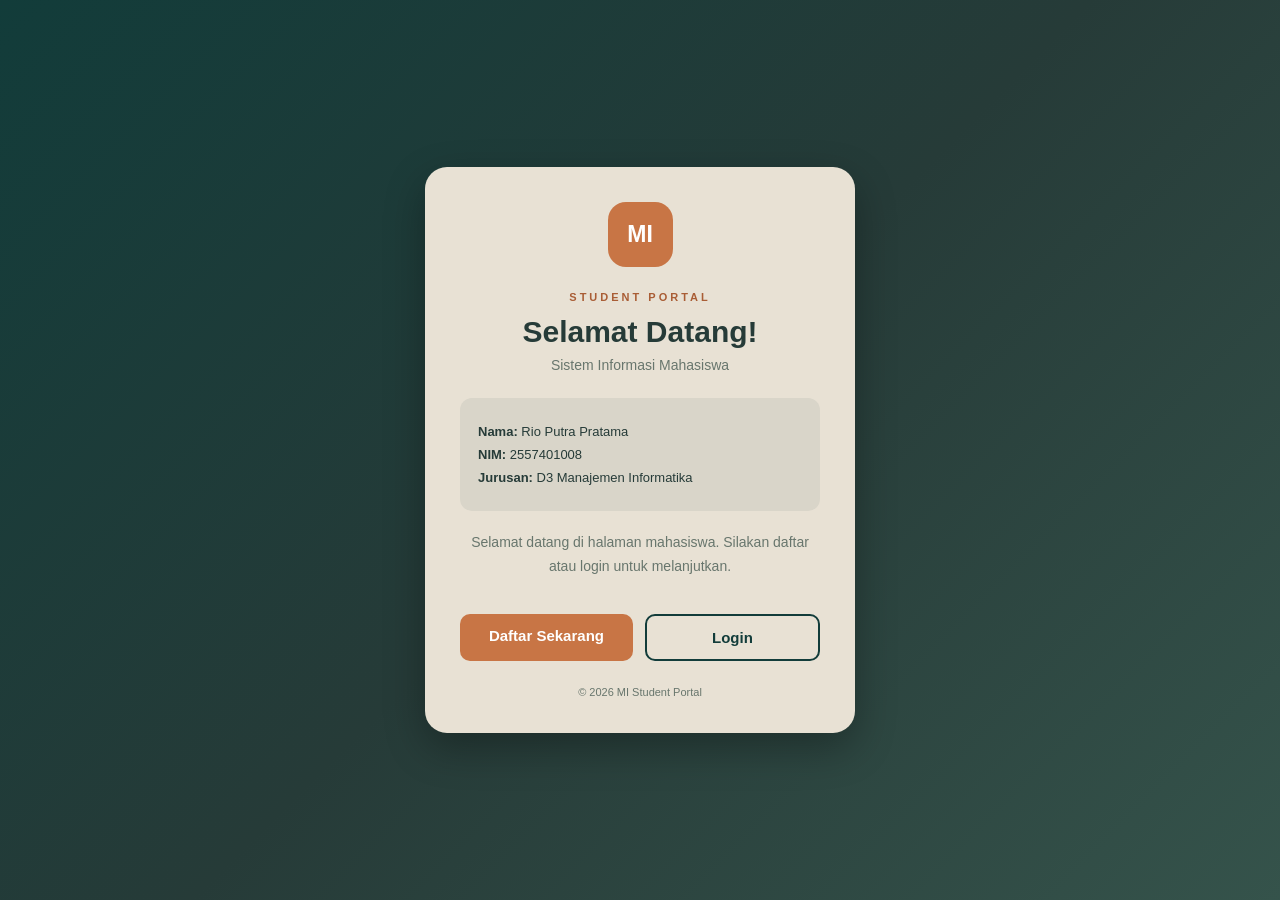
<file: index.html>
<!DOCTYPE html>
<html lang="id">
<head>
    <meta charset="UTF-8">
    <meta name="viewport" content="width=device-width, initial-scale=1.0">
    <title>Selamat Datang | MI Student</title>
    <link rel="stylesheet" href="style.css">
</head>
<body>

    <div class="welcome-container">
        <div class="welcome-card">

            <div class="logo">MI</div>

            <span class="tagline">STUDENT PORTAL</span>

            <h1>Selamat Datang!</h1>

            <p class="subtitle">
                Sistem Informasi Mahasiswa
            </p>

            <div class="student-info">
                <p><strong>Nama:</strong> Rio Putra Pratama</p>
                <p><strong>NIM:</strong> 2557401008</p>
                <p><strong>Jurusan:</strong> D3 Manajemen Informatika</p>
            </div>

            <p class="description">
                Selamat datang di halaman mahasiswa.
                Silakan daftar atau login untuk melanjutkan.
            </p>

            <div class="button-group">
                <a href="daftar.html" class="btn btn-primary">
                    Daftar Sekarang
                </a>

                <a href="login.html" class="btn btn-outline">
                    Login
                </a>
            </div>

            <footer>
                © 2026 MI Student Portal
            </footer>

        </div>
    </div>

</body>
</html>
</file>
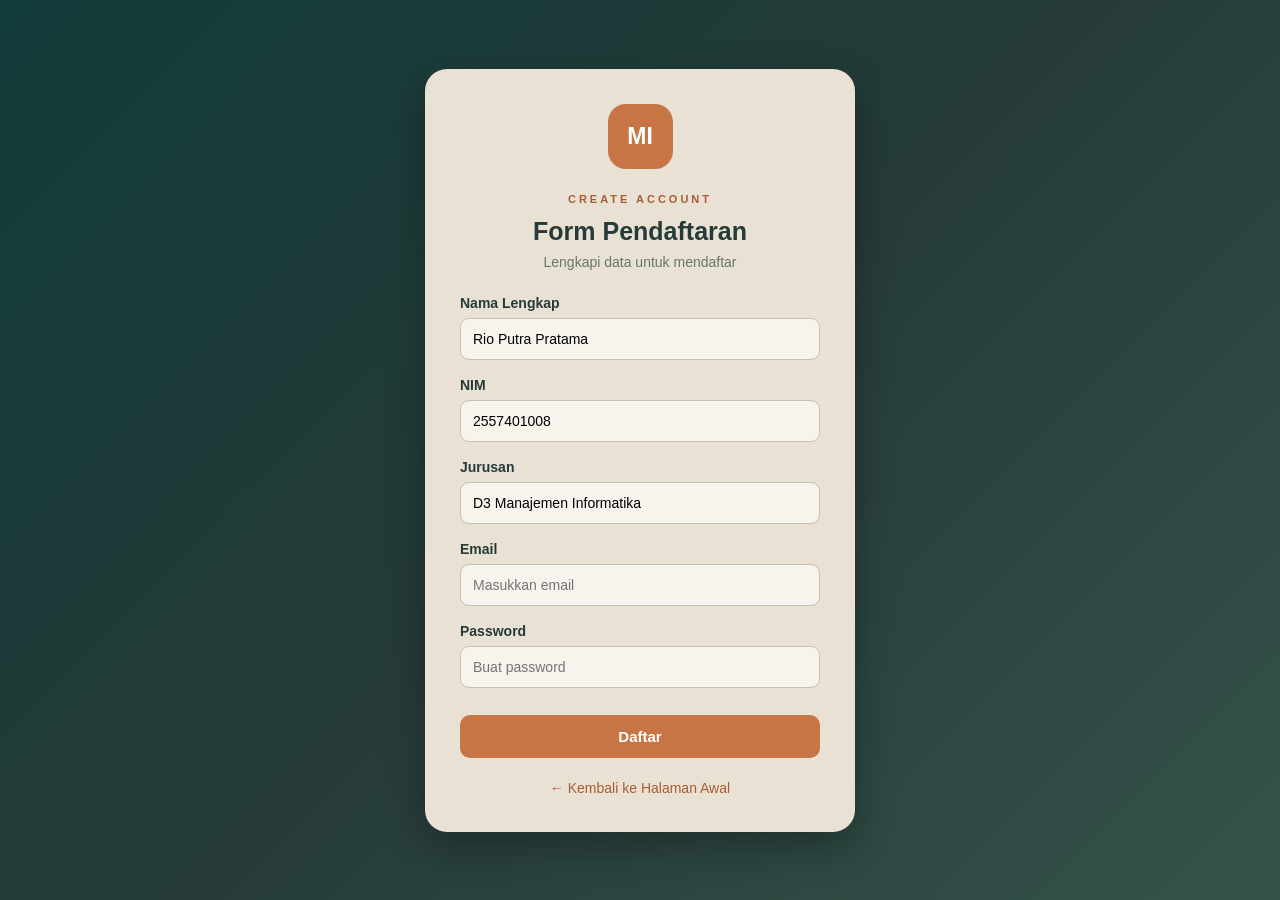
<file: daftar.html>
<!DOCTYPE html>
<html lang="id">
<head>
    <meta charset="UTF-8">
    <meta name="viewport" content="width=device-width, initial-scale=1.0">
    <title>Daftar | MI Student</title>
    <link rel="stylesheet" href="style.css">
</head>
<body>

    <div class="form-container">
        <div class="form-card">

            <div class="logo">MI</div>

            <span class="tagline">CREATE ACCOUNT</span>

            <h2>Form Pendaftaran</h2>

            <p class="subtitle">
                Lengkapi data untuk mendaftar
            </p>

            <form action="login.html">

                <label>Nama Lengkap</label>
                <input type="text"
                       value="Rio Putra Pratama"
                       required>

                <label>NIM</label>
                <input type="text"
                       value="2557401008"
                       required>

                <label>Jurusan</label>
                <input type="text"
                       value="D3 Manajemen Informatika"
                       required>

                <label>Email</label>
                <input type="email"
                       placeholder="Masukkan email"
                       required>

                <label>Password</label>
                <input type="password"
                       placeholder="Buat password"
                       required>

                <button type="submit" class="btn btn-primary">
                    Daftar
                </button>

            </form>

            <a href="index.html" class="back-link">
                ← Kembali ke Halaman Awal
            </a>

        </div>
    </div>

</body>
</html>
</file>
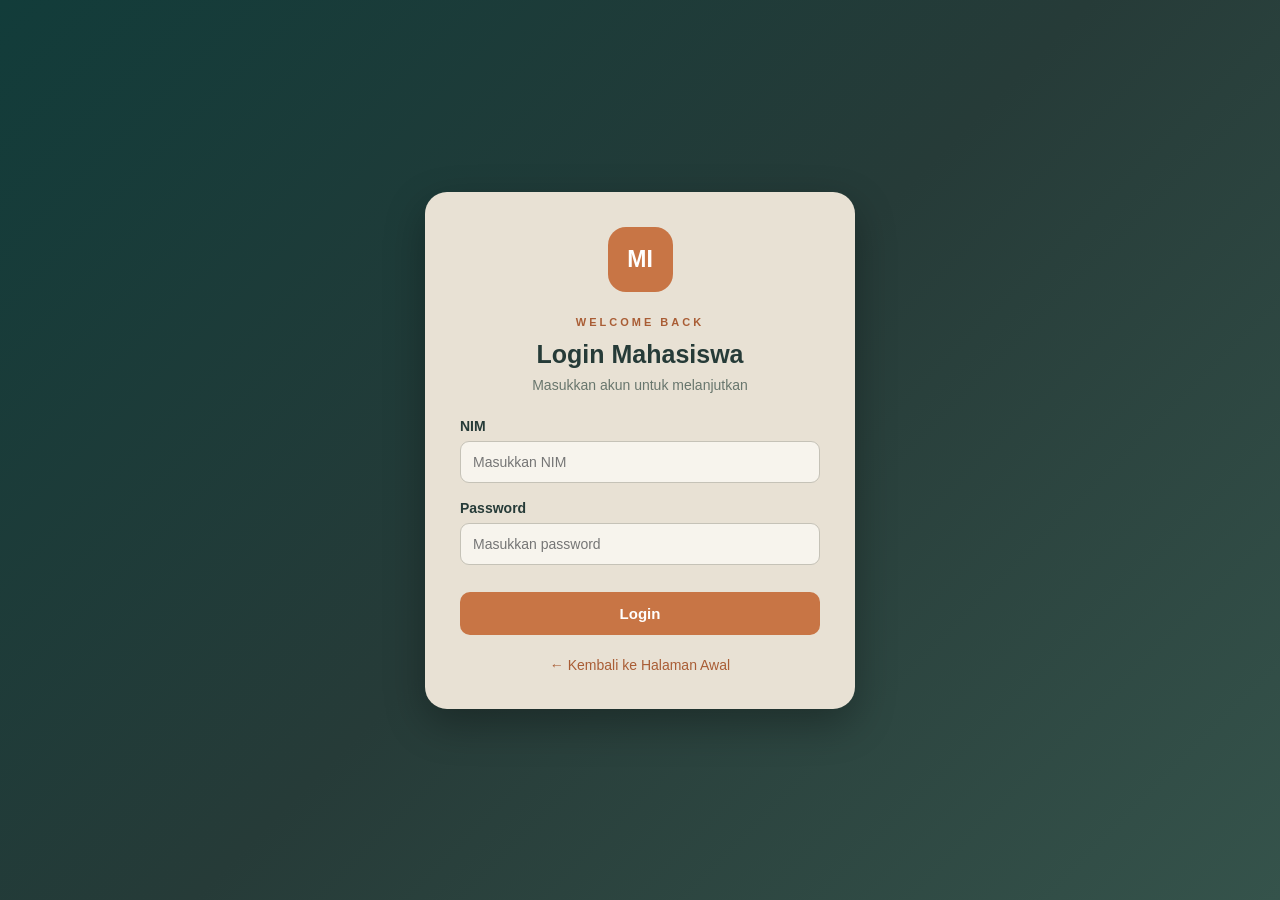
<file: login.html>
<!DOCTYPE html>
<html lang="id">
<head>
    <meta charset="UTF-8">
    <meta name="viewport" content="width=device-width, initial-scale=1.0">
    <title>Login | MI Student</title>
    <link rel="stylesheet" href="style.css">
</head>
<body>

    <div class="form-container">
        <div class="form-card">

            <div class="logo">MI</div>

            <span class="tagline">WELCOME BACK</span>

            <h2>Login Mahasiswa</h2>

            <p class="subtitle">
                Masukkan akun untuk melanjutkan
            </p>

            <form action="profil.html">

                <label>NIM</label>
                <input type="text"
                       placeholder="Masukkan NIM"
                       required>

                <label>Password</label>
                <input type="password"
                       placeholder="Masukkan password"
                       required>

                <button type="submit" class="btn btn-primary">
                    Login
                </button>

            </form>

            <a href="index.html" class="back-link">
                ← Kembali ke Halaman Awal
            </a>

        </div>
    </div>

</body>
</html>
</file>
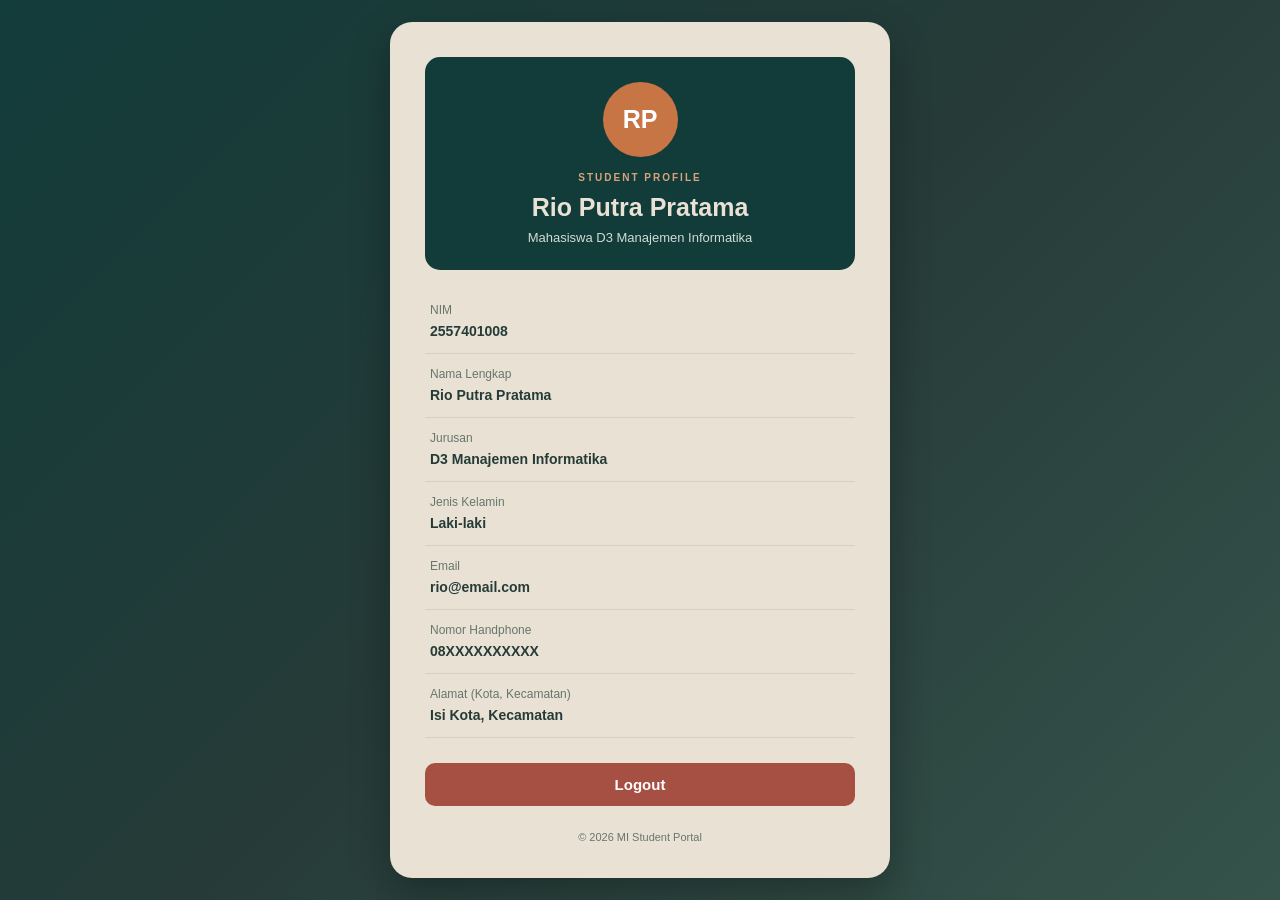
<file: profil.html>
<!DOCTYPE html>
<html lang="id">
<head>
    <meta charset="UTF-8">
    <meta name="viewport" content="width=device-width, initial-scale=1.0">
    <title>Profil | MI Student</title>
    <link rel="stylesheet" href="style.css">
</head>
<body>

    <div class="profile-container">

        <div class="profile-card">

            <div class="profile-header">

                <div class="avatar">RP</div>

                <span class="profile-label">STUDENT PROFILE</span>

                <h2>Rio Putra Pratama</h2>

                <p>Mahasiswa D3 Manajemen Informatika</p>

            </div>

            <div class="profile-content">

                <div class="profile-item">
                    <span>NIM</span>
                    <strong>2557401008</strong>
                </div>

                <div class="profile-item">
                    <span>Nama Lengkap</span>
                    <strong>Rio Putra Pratama</strong>
                </div>

                <div class="profile-item">
                    <span>Jurusan</span>
                    <strong>D3 Manajemen Informatika</strong>
                </div>

                <div class="profile-item">
                    <span>Jenis Kelamin</span>
                    <strong>Laki-laki</strong>
                </div>

                <div class="profile-item">
                    <span>Email</span>
                    <strong>rio@email.com</strong>
                </div>

                <div class="profile-item">
                    <span>Nomor Handphone</span>
                    <strong>08XXXXXXXXXX</strong>
                </div>

                <div class="profile-item">
                    <span>Alamat (Kota, Kecamatan)</span>
                    <strong>Isi Kota, Kecamatan</strong>
                </div>

            </div>

            <a href="index.html" class="btn btn-danger">
                Logout
            </a>

            <footer>
                © 2026 MI Student Portal
            </footer>

        </div>

    </div>

</body>
</html>
</file>
<file: style.css>
/* =========================
   RESET DASAR
========================= */

* {
    margin: 0;
    padding: 0;
    box-sizing: border-box;
    font-family: 'Segoe UI', Arial, sans-serif;
}

/* =========================
   WARNA DAN BACKGROUND
========================= */

body {
    min-height: 100vh;
    background: linear-gradient(
        135deg,
        #123C3A,
        #263B38,
        #35534B
    );

    display: flex;
    justify-content: center;
    align-items: center;
    padding: 20px;
}

/* =========================
   CONTAINER
========================= */

.welcome-container,
.form-container,
.profile-container {
    width: 100%;
    display: flex;
    justify-content: center;
    align-items: center;
}

/* =========================
   CARD UTAMA
========================= */

.welcome-card,
.form-card,
.profile-card {
    width: 100%;
    max-width: 430px;
    background: #E8E1D4;
    padding: 35px;
    border-radius: 22px;
    text-align: center;

    box-shadow: 0 15px 40px
    rgba(0, 0, 0, 0.30);
}

/* =========================
   LOGO
========================= */

.logo {
    width: 65px;
    height: 65px;
    background: #C87545;
    color: white;
    border-radius: 18px;

    display: flex;
    justify-content: center;
    align-items: center;

    margin: 0 auto 20px;
    font-size: 23px;
    font-weight: bold;
}

/* =========================
   TEXT DAN JUDUL
========================= */

.tagline {
    display: inline-block;
    color: #A95D35;
    font-size: 11px;
    font-weight: bold;
    letter-spacing: 3px;
    margin-bottom: 12px;
}

h1,
h2 {
    color: #263B38;
    margin-bottom: 8px;
}

h1 {
    font-size: 30px;
}

h2 {
    font-size: 25px;
}

.subtitle {
    color: #68766D;
    font-size: 14px;
    margin-bottom: 25px;
}

.description {
    color: #68766D;
    font-size: 14px;
    line-height: 1.7;
    margin-bottom: 25px;
}

/* =========================
   INFORMASI MAHASISWA
========================= */

.student-info {
    background: #D9D5C9;
    padding: 18px;
    border-radius: 12px;
    text-align: left;
    margin-bottom: 20px;
}

.student-info p {
    color: #263B38;
    font-size: 13px;
    margin: 8px 0;
}

/* =========================
   TOMBOL
========================= */

.button-group {
    display: flex;
    gap: 12px;
}

.btn {
    display: block;
    width: 100%;
    padding: 13px;

    border: none;
    border-radius: 10px;

    text-decoration: none;
    text-align: center;

    font-size: 15px;
    font-weight: bold;

    cursor: pointer;
    transition: 0.3s;
    margin-top: 10px;
}

.btn-primary {
    background: #C87545;
    color: white;
}

.btn-primary:hover {
    background: #A95D35;
    transform: translateY(-2px);
}

.btn-outline {
    border: 2px solid #123C3A;
    color: #123C3A;
    background: transparent;
}

.btn-outline:hover {
    background: #123C3A;
    color: white;
}

.btn-danger {
    background: #A64F43;
    color: white;
    margin-top: 25px;
}

.btn-danger:hover {
    background: #873D34;
}

/* =========================
   FORM PENDAFTARAN DAN LOGIN
========================= */

form {
    text-align: left;
}

label {
    display: block;
    color: #263B38;
    font-size: 14px;
    font-weight: 600;
    margin-bottom: 7px;
}

input {
    width: 100%;
    padding: 12px;

    border: 1px solid #C5C2B7;
    border-radius: 9px;

    margin-bottom: 17px;

    font-size: 14px;
    background: #F7F4ED;
    outline: none;
}

input:focus {
    border-color: #C87545;
    box-shadow: 0 0 5px
    rgba(200, 117, 69, 0.3);
}

form button {
    margin-top: 5px;
}

/* =========================
   TOMBOL KEMBALI
========================= */

.back-link {
    display: inline-block;
    margin-top: 22px;

    color: #A95D35;
    text-decoration: none;
    font-size: 14px;
}

.back-link:hover {
    text-decoration: underline;
}

/* =========================
   HALAMAN PROFIL
========================= */

.profile-card {
    max-width: 500px;
}

.profile-header {
    background: #123C3A;
    padding: 25px 15px;
    border-radius: 15px;

    color: white;
    margin-bottom: 20px;
}

.profile-header h2 {
    color: #E8E1D4;
}

.profile-header p {
    font-size: 13px;
    color: #D1DCD3;
}

.profile-label {
    display: block;
    color: #D9A27E;
    font-size: 10px;
    font-weight: bold;
    letter-spacing: 2px;
    margin-bottom: 10px;
}

/* =========================
   FOTO / INISIAL PROFIL
========================= */

.avatar {
    width: 75px;
    height: 75px;
    border-radius: 50%;

    background: #C87545;
    color: white;

    display: flex;
    justify-content: center;
    align-items: center;

    font-size: 25px;
    font-weight: bold;

    margin: 0 auto 15px;
}

/* =========================
   DETAIL PROFIL
========================= */

.profile-content {
    text-align: left;
}

.profile-item {
    padding: 13px 5px;
    border-bottom: 1px solid #D5D0C4;
}

.profile-item span {
    display: block;
    color: #68766D;
    font-size: 12px;
    margin-bottom: 5px;
}

.profile-item strong {
    color: #263B38;
    font-size: 14px;
    overflow-wrap: anywhere;
}

/* =========================
   FOOTER
========================= */

footer {
    color: #68766D;
    font-size: 11px;
    margin-top: 25px;
}

/* =========================
   RESPONSIVE HP
========================= */

@media screen and (max-width: 480px) {

    .welcome-card,
    .form-card,
    .profile-card {
        padding: 25px 20px;
    }

    h1 {
        font-size: 25px;
    }

    h2 {
        font-size: 22px;
    }

    .button-group {
        flex-direction: column;
    }

}
</file>
